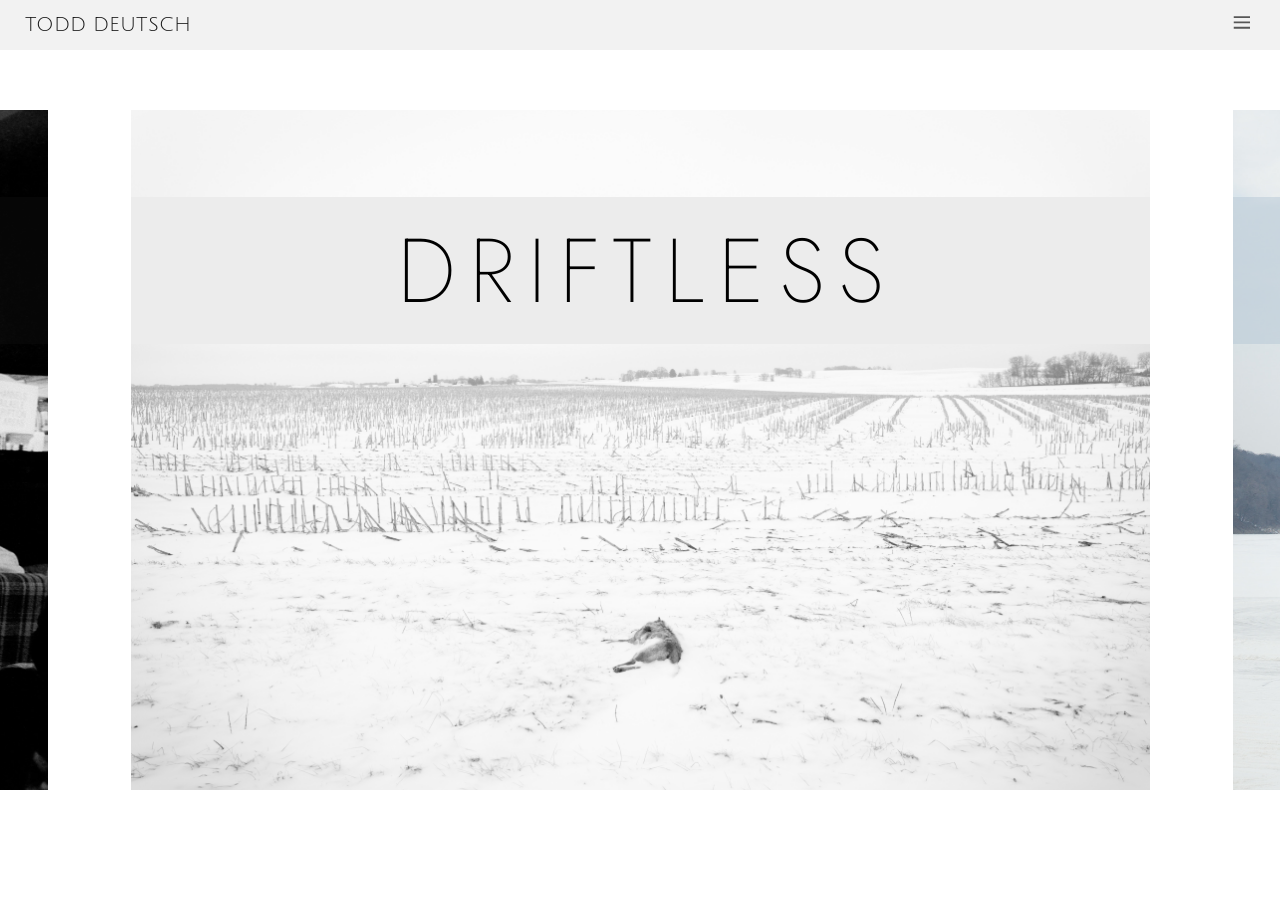
<file: index.html>
<!doctype html>
<html lang="en">
<head>
  <meta charset="utf-8">
  <meta name="viewport" content="width=device-width, initial-scale=1">
  <title>Todd Deutsch</title>
  <link rel="preconnect" href="https://fonts.googleapis.com">
  <link rel="preconnect" href="https://fonts.gstatic.com" crossorigin>
  <link href="https://fonts.googleapis.com/css2?family=Jost:wght@200&family=Julius+Sans+One&display=swap" rel="stylesheet">
  <link rel="stylesheet" href="styles.css">
  <script src="menu.js" defer></script>
  <script src="hscroll.js" defer></script>
  <script src="loop.js" defer></script>
  <script src="edges.js" defer></script>
</head>
<body class="h-layout">
  <header class="bar">
    <a class="wordmark" href="index.html">Todd Deutsch</a>
    <button class="menu-btn" type="button" aria-label="Open menu" aria-expanded="false" aria-controls="header-menu">
      <img src="assets/menu-header.svg" width="40" height="40" alt="">
    </button>
    <nav class="menu" id="header-menu" aria-label="Site" hidden>
        <a href="index.html" aria-current="page">Home</a>
        <a href="driftless.html">Driftless</a>
        <a href="between-rivers.html">Between rivers</a>
        <a href="gamers.html">gamers</a>
        <a href="family-drift.html">Family drift</a>
        <a href="related-ideas.html">related ideas</a>
        <a href="about.html">about</a>
    </nav>
  </header>

  <main class="projects" tabindex="0" aria-label="Projects">
    <a class="project project--landing" href="driftless.html" id="driftless" style="--band-bg: #ececec; --title-color: #000;">
      <img src="assets/driftless.jpg" alt="Snow-covered field with a lone figure">
      <span class="band"><span class="title">Driftless</span></span>
    </a>

    <a class="project" href="between-rivers.html" id="between-rivers" style="--band-bg: rgba(181, 199, 214, 0.5); --title-color: #000;">
      <img src="assets/between-rivers.jpg?v=2" alt="Ice fishers gathered on a frozen river">
      <span class="band"><span class="title">Between Rivers</span></span>
    </a>

    <a class="project" href="gamers.html" id="gamers" style="--band-bg: rgba(30, 29, 37, 0.69); --title-color: #fff;">
      <img src="assets/gamers.jpg?v=2" alt="Network cables spread across a LAN party floor">
      <span class="band"><span class="title">Gamers</span></span>
    </a>

    <a class="project" href="family-drift.html" id="family-drift" style="--band-bg: rgba(255, 255, 255, 0.49); --title-color: #000;">
      <img src="assets/family-drift.jpg?v=2" alt="Foggy backyard with scattered toys">
      <span class="band"><span class="title">Family Drift</span></span>
    </a>

    <a class="project" href="related-ideas.html" id="related-ideas" style="--band-bg: rgba(11, 11, 11, 0.6); --title-color: #fff;">
      <img src="assets/related-ideas.jpg?v=2" alt="Group of people leaning over a counter, in black and white">
      <span class="band"><span class="title">Related Ideas</span></span>
    </a>
  </main>

  <footer class="bar">
    <a class="wordmark" href="index.html">Todd Deutsch</a>
    <button class="menu-btn" type="button" aria-label="Open menu" aria-expanded="false" aria-controls="footer-menu">
      <img src="assets/menu-header.svg" width="40" height="40" alt="">
    </button>
    <nav class="menu" id="footer-menu" aria-label="Site" hidden>
        <a href="index.html" aria-current="page">Home</a>
        <a href="driftless.html">Driftless</a>
        <a href="between-rivers.html">Between rivers</a>
        <a href="gamers.html">gamers</a>
        <a href="family-drift.html">Family drift</a>
        <a href="related-ideas.html">related ideas</a>
        <a href="about.html">about</a>
    </nav>
  </footer>
</body>
</html>
</file>
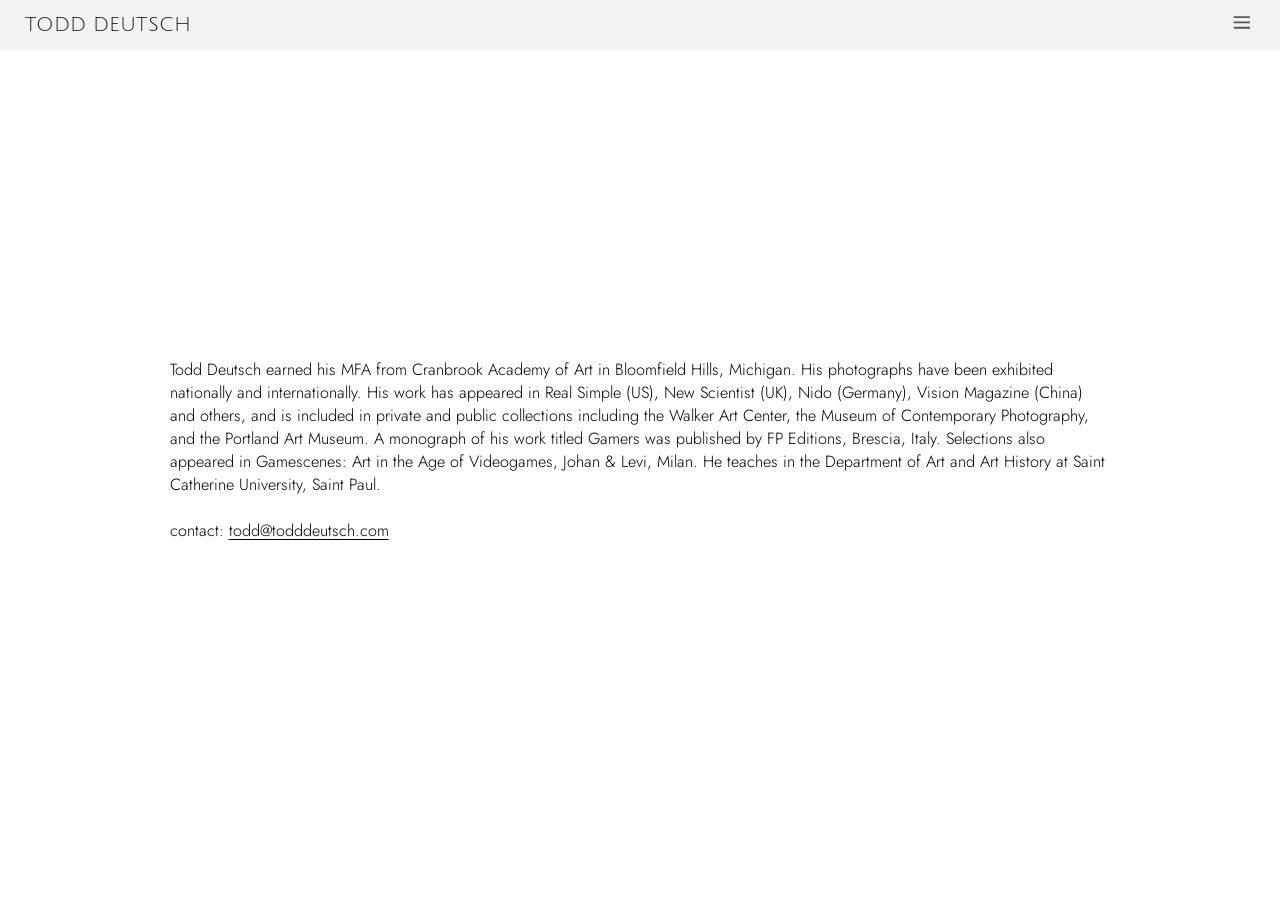
<file: about.html>
<!doctype html>
<html lang="en">
<head>
  <meta charset="utf-8">
  <meta name="viewport" content="width=device-width, initial-scale=1">
  <title>About — Todd Deutsch</title>
  <link rel="preconnect" href="https://fonts.googleapis.com">
  <link rel="preconnect" href="https://fonts.gstatic.com" crossorigin>
  <link href="https://fonts.googleapis.com/css2?family=Jost:wght@300&family=Julius+Sans+One&display=swap" rel="stylesheet">
  <link rel="stylesheet" href="styles.css">
  <script src="menu.js" defer></script>
  <script src="hscroll.js" defer></script>
</head>
<body class="h-layout">
  <header class="bar">
    <a class="wordmark" href="index.html">Todd Deutsch</a>
    <button class="menu-btn" type="button" aria-label="Open menu" aria-expanded="false" aria-controls="header-menu">
      <img src="assets/menu-header.svg" width="40" height="40" alt="">
    </button>
    <nav class="menu" id="header-menu" aria-label="Site" hidden>
        <a href="index.html">Home</a>
        <a href="between-rivers.html">Between rivers</a>
        <a href="gamers.html">gamers</a>
        <a href="family-drift.html">Family drift</a>
        <a href="related-ideas.html">related ideas</a>
        <a href="about.html" aria-current="page">about</a>
    </nav>
  </header>

  <main class="about" tabindex="0">
    <div class="about-bio">
      <p>Todd Deutsch earned his MFA from Cranbrook Academy of Art in Bloomfield Hills, Michigan. His photographs have been exhibited nationally and internationally. His work has appeared in Real Simple (US), New Scientist (UK), Nido (Germany), Vision Magazine (China) and others, and is included in private and public collections including the Walker Art Center, the Museum of Contemporary Photography, and the Portland Art Museum. A monograph of his work titled Gamers was published by FP Editions, Brescia, Italy. Selections also appeared in Gamescenes: Art in the Age of Videogames, Johan &amp; Levi, Milan. He teaches in the Department of Art and Art History at Saint Catherine University, Saint Paul.</p>
    </div>
    <div class="about-notes">
      <p>contact: <a href="mailto:todd@todddeutsch.com">todd@todddeutsch.com</a></p>
    </div>
  </main>

  <footer class="bar">
    <a class="wordmark" href="index.html">Todd Deutsch</a>
    <button class="menu-btn" type="button" aria-label="Open menu" aria-expanded="false" aria-controls="footer-menu">
      <img src="assets/menu-header.svg" width="40" height="40" alt="">
    </button>
    <nav class="menu" id="footer-menu" aria-label="Site" hidden>
        <a href="index.html">Home</a>
        <a href="between-rivers.html">Between rivers</a>
        <a href="gamers.html">gamers</a>
        <a href="family-drift.html">Family drift</a>
        <a href="related-ideas.html">related ideas</a>
        <a href="about.html" aria-current="page">about</a>
    </nav>
  </footer>
</body>
</html>
</file>
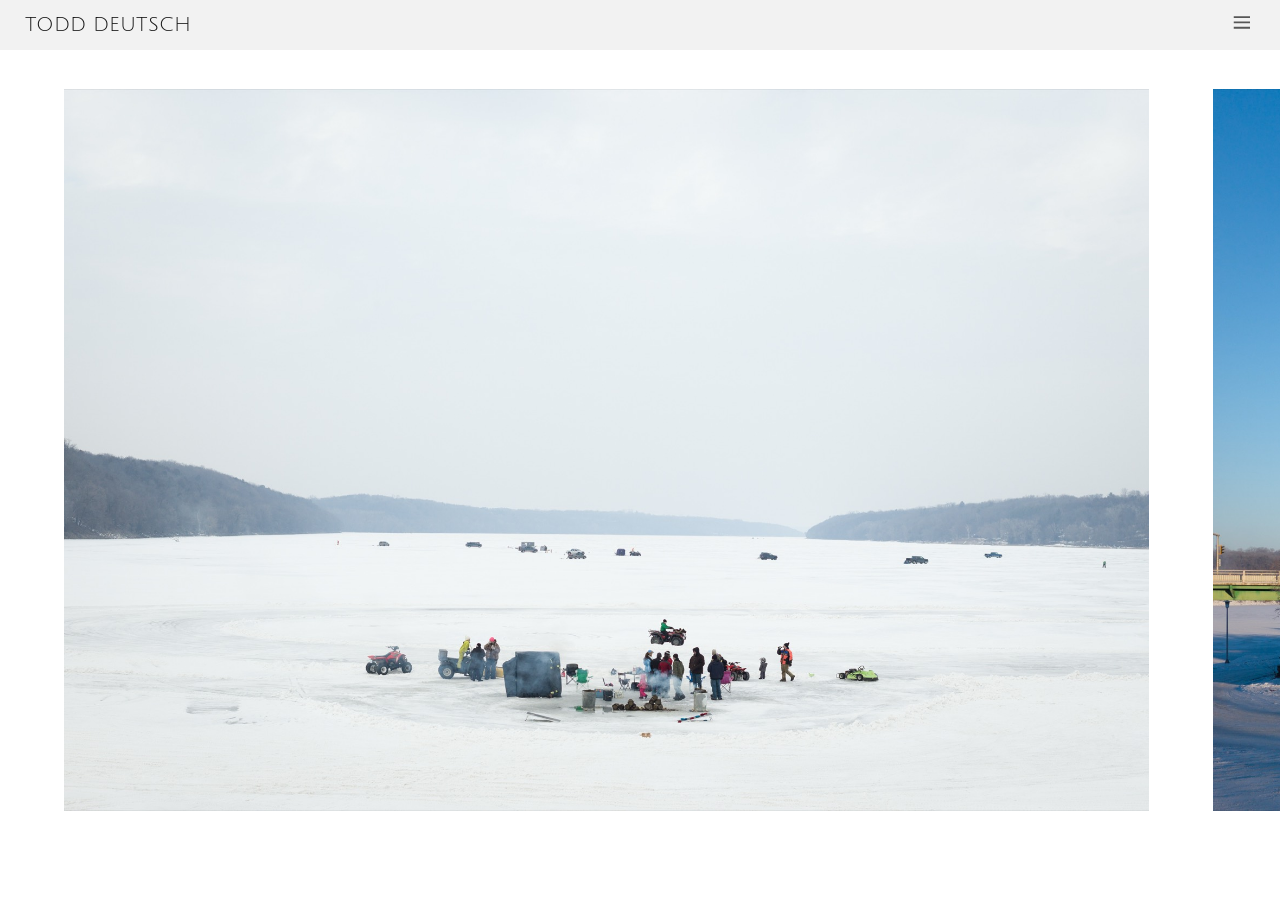
<file: between-rivers.html>
<!doctype html>
<html lang="en">
<head>
  <meta charset="utf-8">
  <meta name="viewport" content="width=device-width, initial-scale=1">
  <title>Between Rivers — Todd Deutsch</title>
  <link rel="preconnect" href="https://fonts.googleapis.com">
  <link rel="preconnect" href="https://fonts.gstatic.com" crossorigin>
  <link href="https://fonts.googleapis.com/css2?family=Jost:ital,wght@0,200;0,300;0,700;1,300&family=Julius+Sans+One&display=swap" rel="stylesheet">
  <link rel="stylesheet" href="styles.css">
  <script src="menu.js" defer></script>
  <script src="hscroll.js" defer></script>
  <script src="loop.js" defer></script>
  <script src="edges.js" defer></script>
</head>
<body class="h-layout">
  <header class="bar">
    <a class="wordmark" href="index.html">Todd Deutsch</a>
    <button class="menu-btn" type="button" aria-label="Open menu" aria-expanded="false" aria-controls="header-menu">
      <img src="assets/menu-header.svg" width="40" height="40" alt="">
    </button>
    <nav class="menu" id="header-menu" aria-label="Site" hidden>
        <a href="index.html">Home</a>
        <a href="driftless.html">Driftless</a>
        <a href="between-rivers.html" aria-current="page">Between rivers</a>
        <a href="gamers.html">gamers</a>
        <a href="family-drift.html">Family drift</a>
        <a href="related-ideas.html">related ideas</a>
        <a href="about.html">about</a>
    </nav>
  </header>

  <main class="gallery" tabindex="0" aria-label="Gallery" style="--plate-bg: #b7c3d1; --statement-bg: #fff; --band-bg: #b6c5d4; --title-color: #000;">
    <img class="plate photo" src="assets/between-rivers/020715_1010487_ff-edit-01.jpg" width="2000" height="1331" style="--ar: 2000 / 1331" alt="Between Rivers, photograph 1" loading="lazy" decoding="async">
    <img class="plate photo" src="assets/between-rivers/011315_1009706_ff-edit-01.jpg" width="2000" height="1331" style="--ar: 2000 / 1331" alt="Between Rivers, photograph 2" loading="lazy" decoding="async">
    <img class="plate photo" src="assets/between-rivers/012815_1010160_ff-edit-01.jpg" width="2000" height="1331" style="--ar: 2000 / 1331" alt="Between Rivers, photograph 3" loading="lazy" decoding="async">
    <img class="plate photo" src="assets/between-rivers/011515_2470-edit-01.jpg" width="2000" height="1328" style="--ar: 2000 / 1328" alt="Between Rivers, photograph 4" loading="lazy" decoding="async">
    <img class="plate photo" src="assets/between-rivers/053016_1013034.jpg" width="2000" height="1331" style="--ar: 2000 / 1331" alt="Between Rivers, photograph 5" loading="lazy" decoding="async">
    <img class="plate photo" src="assets/between-rivers/012015_1009813-edit-01.jpg" width="1331" height="2000" style="--ar: 1331 / 2000" alt="Between Rivers, photograph 6" loading="lazy" decoding="async">
    <img class="plate photo" src="assets/between-rivers/031115_1011037_ff-edit-1.jpg" width="1331" height="2000" style="--ar: 1331 / 2000" alt="Between Rivers, photograph 7" loading="lazy" decoding="async">
    <img class="plate photo" src="assets/between-rivers/033115_1011198_ff-edit-1.jpg" width="2000" height="1331" style="--ar: 2000 / 1331" alt="Between Rivers, photograph 8" loading="lazy" decoding="async">
    <img class="plate photo" src="assets/between-rivers/060815_1011861-edit-1.jpg" width="2000" height="1331" style="--ar: 2000 / 1331" alt="Between Rivers, photograph 9" loading="lazy" decoding="async">
    <img class="plate photo" src="assets/between-rivers/053116_1013127.jpg" width="1331" height="2000" style="--ar: 1331 / 2000" alt="Between Rivers, photograph 10" loading="lazy" decoding="async">
    <img class="plate photo" src="assets/between-rivers/031715_1011078_ff-edit-1.jpg" width="1331" height="2000" style="--ar: 1331 / 2000" alt="Between Rivers, photograph 11" loading="lazy" decoding="async">
    <img class="plate photo" src="assets/between-rivers/020715_1010475_ff-edit-01.jpg" width="1331" height="2000" style="--ar: 1331 / 2000" alt="Between Rivers, photograph 12" loading="lazy" decoding="async">
    <img class="plate photo" src="assets/between-rivers/010815_1009571-edit-01.jpg" width="1355" height="2000" style="--ar: 1355 / 2000" alt="Between Rivers, photograph 13" loading="lazy" decoding="async">
    <img class="plate photo" src="assets/between-rivers/010815_1009549-edit-01-2.jpg" width="1331" height="2000" style="--ar: 1331 / 2000" alt="Between Rivers, photograph 14" loading="lazy" decoding="async">
    <img class="plate photo" src="assets/between-rivers/061015_1011877-edit-1.jpg" width="1331" height="2000" style="--ar: 1331 / 2000" alt="Between Rivers, photograph 15" loading="lazy" decoding="async">
    <img class="plate photo" src="assets/between-rivers/090514_1008576-edit-01.jpg" width="1331" height="2000" style="--ar: 1331 / 2000" alt="Between Rivers, photograph 16" loading="lazy" decoding="async">
    <img class="plate photo" src="assets/between-rivers/063014_1008310-edit-01.jpg" width="1331" height="2000" style="--ar: 1331 / 2000" alt="Between Rivers, photograph 17" loading="lazy" decoding="async">
    <img class="plate photo" src="assets/between-rivers/033115_1011197_ff-edit-1.jpg" width="2000" height="1331" style="--ar: 2000 / 1331" alt="Between Rivers, photograph 18" loading="lazy" decoding="async">
    <img class="plate photo" src="assets/between-rivers/011315_1009717_ff-edit-01.jpg" width="2000" height="1331" style="--ar: 2000 / 1331" alt="Between Rivers, photograph 19" loading="lazy" decoding="async">
    <img class="plate photo" src="assets/between-rivers/011315_1009692_ff-edit-01.jpg" width="2000" height="1331" style="--ar: 2000 / 1331" alt="Between Rivers, photograph 20" loading="lazy" decoding="async">

    <section class="plate statement">
      <h1 class="statement-band"><span class="title">Between Rivers</span></h1>
      <div class="statement-text">
        <p>Between Rivers is about place and belonging at the confluence of the Mississippi and the St. Croix. The city of Prescott, Wisconsin, is located where the two rivers converge. I moved there in 2007, and I still feel like a visitor. Like many small towns, there is a soft line dividing those who were born there from those who were not. Their experience of the place is much different -- for better or for worse -- than those of us who are considered recent arrivals. A constellation of common family names identifies lifelong residents. They are linked by birth, marriage, and community affiliations that form an umbrella of kinship and shared experience. They inherited a web of connections that shape their understanding of the place in ways that I will never fully comprehend.</p>
        <p class="new-stanza">The geography surrounding Prescott is characterized by separation, a necessary precursor to convergence. A drawbridge provides the only route into town from the West and marks the border between Minnesota and Wisconsin. The road leading to the bridge runs along Point Douglas, a narrow finger of land that funnels traffic between the rivers. It’s hard to travel that route and not feel a sense of compression and release, of coming together and breaking apart. I understand the place as a parade of quietly opposing forces: young and old, red and blue, insider and outsider, water and ground. These photographs are motivated by a desire to reconcile the tension in opposition, to find belonging in not belonging. They are a record of inhabiting shared space, of reaching out and wandering.</p>
      </div>
    </section>
  </main>

  <footer class="bar">
    <a class="wordmark" href="index.html">Todd Deutsch</a>
    <button class="menu-btn" type="button" aria-label="Open menu" aria-expanded="false" aria-controls="footer-menu">
      <img src="assets/menu-header.svg" width="40" height="40" alt="">
    </button>
    <nav class="menu" id="footer-menu" aria-label="Site" hidden>
        <a href="index.html">Home</a>
        <a href="driftless.html">Driftless</a>
        <a href="between-rivers.html" aria-current="page">Between rivers</a>
        <a href="gamers.html">gamers</a>
        <a href="family-drift.html">Family drift</a>
        <a href="related-ideas.html">related ideas</a>
        <a href="about.html">about</a>
    </nav>
  </footer>
</body>
</html>
</file>
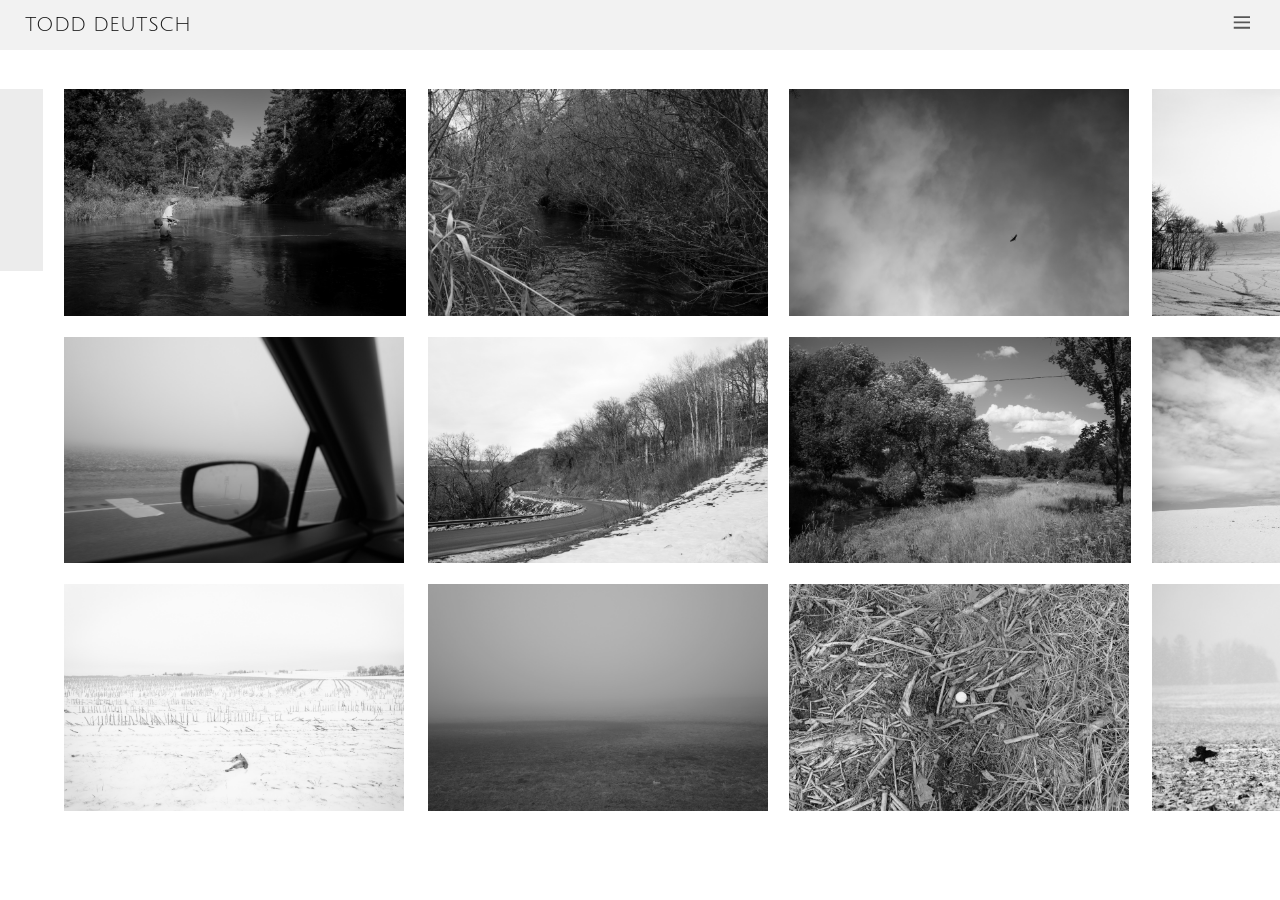
<file: driftless-grid.html>
<!doctype html>
<html lang="en">
<head>
  <meta charset="utf-8">
  <meta name="viewport" content="width=device-width, initial-scale=1">
  <title>Driftless — Todd Deutsch</title>
  <meta name="robots" content="noindex">
  <link rel="preconnect" href="https://fonts.googleapis.com">
  <link rel="preconnect" href="https://fonts.gstatic.com" crossorigin>
  <link href="https://fonts.googleapis.com/css2?family=Jost:ital,wght@0,200;0,300;0,700;1,300&family=Julius+Sans+One&display=swap" rel="stylesheet">
  <link rel="stylesheet" href="styles.css">
  <link rel="stylesheet" href="grid.css">
  <script src="menu.js" defer></script>
  <script src="hscroll.js" defer></script>
  <script src="loop.js" defer></script>
  <script src="edges.js" defer></script>
  <script src="grid.js" defer></script>
  <script src="lightbox.js" defer></script>
</head>
<body class="h-layout">
  <header class="bar">
    <a class="wordmark" href="index.html">Todd Deutsch</a>
    <button class="menu-btn" type="button" aria-label="Open menu" aria-expanded="false" aria-controls="header-menu">
      <img src="assets/menu-header.svg" width="40" height="40" alt="">
    </button>
    <nav class="menu" id="header-menu" aria-label="Site" hidden>
        <a href="index.html">Home</a>
        <a href="driftless.html">Driftless</a>
        <a href="between-rivers.html">Between rivers</a>
        <a href="gamers.html">gamers</a>
        <a href="family-drift.html">Family drift</a>
        <a href="related-ideas.html">related ideas</a>
        <a href="about.html">about</a>
    </nav>
  </header>

  <main class="gallery grid" tabindex="0" aria-label="Gallery" style="--plate-bg: #d2d2d2; --statement-bg: #fff; --band-bg: #ececec; --title-color: #000;">
    <img class="plate photo" src="assets/driftless/083024_1007116.jpg" width="2000" height="1322" style="--ar: 2000 / 1322; --grid-row: 1" alt="Driftless, photograph 1" loading="lazy" decoding="async">
    <img class="plate photo" src="assets/driftless/100525_02690.jpg" width="2000" height="1333" style="--ar: 2000 / 1333; --grid-row: 1" alt="Driftless, photograph 2" loading="lazy" decoding="async">
    <img class="plate photo" src="assets/driftless/030426_0000957.jpg" width="2000" height="1333" style="--ar: 2000 / 1333; --grid-row: 1" alt="Driftless, photograph 3" loading="lazy" decoding="async">
    <img class="plate photo" src="assets/driftless/010526_04730.jpg" width="2000" height="1333" style="--ar: 2000 / 1333; --grid-row: 1" alt="Driftless, photograph 4" loading="lazy" decoding="async">
    <img class="plate photo" src="assets/driftless/030426_0000769.jpg" width="2000" height="1333" style="--ar: 2000 / 1333; --grid-row: 1" alt="Driftless, photograph 5" loading="lazy" decoding="async">
    <img class="plate photo" src="assets/driftless/080324_1006630.jpg" width="2000" height="1322" style="--ar: 2000 / 1322; --grid-row: 1" alt="Driftless, photograph 6" loading="lazy" decoding="async">
    <img class="plate photo" src="assets/driftless/010526_04723.jpg" width="2000" height="1333" style="--ar: 2000 / 1333; --grid-row: 1" alt="Driftless, photograph 7" loading="lazy" decoding="async">
    <img class="plate photo" src="assets/driftless/030926_0001434.jpg" width="2000" height="1333" style="--ar: 2000 / 1333; --grid-row: 1" alt="Driftless, photograph 8" loading="lazy" decoding="async">
    <img class="plate photo" src="assets/driftless/030926_0001417.jpg" width="2000" height="1333" style="--ar: 2000 / 1333; --grid-row: 1" alt="Driftless, photograph 9" loading="lazy" decoding="async">
    <img class="plate photo" src="assets/driftless/030426_0000782.jpg" width="2000" height="1333" style="--ar: 2000 / 1333; --grid-row: 2" alt="Driftless, photograph 10" loading="lazy" decoding="async">
    <img class="plate photo" src="assets/driftless/011326_05185.jpg" width="2000" height="1333" style="--ar: 2000 / 1333; --grid-row: 2" alt="Driftless, photograph 11" loading="lazy" decoding="async">
    <img class="plate photo" src="assets/driftless/070324_1006113.jpg" width="2000" height="1322" style="--ar: 2000 / 1322; --grid-row: 2" alt="Driftless, photograph 12" loading="lazy" decoding="async">
    <img class="plate photo" src="assets/driftless/011326_05172.jpg" width="2000" height="1333" style="--ar: 2000 / 1333; --grid-row: 2" alt="Driftless, photograph 13" loading="lazy" decoding="async">
    <img class="plate photo" src="assets/driftless/012826_05943.jpg" width="2000" height="1333" style="--ar: 2000 / 1333; --grid-row: 2" alt="Driftless, photograph 14" loading="lazy" decoding="async">
    <img class="plate photo" src="assets/driftless/021326_0000490.jpg" width="2000" height="1333" style="--ar: 2000 / 1333; --grid-row: 2" alt="Driftless, photograph 15" loading="lazy" decoding="async">
    <img class="plate photo" src="assets/driftless/012126_05305.jpg" width="2000" height="1333" style="--ar: 2000 / 1333; --grid-row: 2" alt="Driftless, photograph 16" loading="lazy" decoding="async">
    <img class="plate photo" src="assets/driftless/012126_05391.jpg" width="2000" height="1333" style="--ar: 2000 / 1333; --grid-row: 2" alt="Driftless, photograph 17" loading="lazy" decoding="async">
    <img class="plate photo" src="assets/driftless/030426_0000840.jpg" width="2000" height="1333" style="--ar: 2000 / 1333; --grid-row: 2" alt="Driftless, photograph 18" loading="lazy" decoding="async">
    <img class="plate photo" src="assets/driftless/020526_0000246.jpg" width="2000" height="1333" style="--ar: 2000 / 1333; --grid-row: 3" alt="Driftless, photograph 19" loading="lazy" decoding="async">
    <img class="plate photo" src="assets/driftless/030426_0000770.jpg" width="2000" height="1333" style="--ar: 2000 / 1333; --grid-row: 3" alt="Driftless, photograph 20" loading="lazy" decoding="async">
    <img class="plate photo" src="assets/driftless/032426_06138.jpg" width="2000" height="1333" style="--ar: 2000 / 1333; --grid-row: 3" alt="Driftless, photograph 21" loading="lazy" decoding="async">
    <img class="plate photo" src="assets/driftless/012126_05474.jpg" width="2000" height="1333" style="--ar: 2000 / 1333; --grid-row: 3" alt="Driftless, photograph 22" loading="lazy" decoding="async">
    <img class="plate photo" src="assets/driftless/071824_1006308.jpg" width="2000" height="1322" style="--ar: 2000 / 1322; --grid-row: 3" alt="Driftless, photograph 23" loading="lazy" decoding="async">
    <img class="plate photo" src="assets/driftless/022726_0000684.jpg" width="2000" height="1333" style="--ar: 2000 / 1333; --grid-row: 3" alt="Driftless, photograph 24" loading="lazy" decoding="async">
    <img class="plate photo" src="assets/driftless/100525_02747.jpg" width="2000" height="1333" style="--ar: 2000 / 1333; --grid-row: 3" alt="Driftless, photograph 25" loading="lazy" decoding="async">
    <img class="plate photo" src="assets/driftless/032526_0001804.jpg" width="2000" height="1333" style="--ar: 2000 / 1333; --grid-row: 3" alt="Driftless, photograph 26" loading="lazy" decoding="async">
    <img class="plate photo" src="assets/driftless/100525_02718.jpg" width="2000" height="1333" style="--ar: 2000 / 1333; --grid-row: 3" alt="Driftless, photograph 27" loading="lazy" decoding="async">

    <section class="plate statement">
      <h1 class="statement-band"><span class="title">Driftless</span></h1>
      <div class="statement-text">
        <p>Lorem ipsum dolor sit amet consectetur. Ut amet nisi metus posuere euismod a lectus. Sollicitudin scelerisque nascetur venenatis at malesuada id. Faucibus sed porta semper neque tellus nulla. Egestas imperdiet vitae amet tellus mauris. Aenean egestas malesuada nunc dui lobortis dictum blandit lacus. A ac sed mus neque venenatis ullamcorper praesent.</p>
        <p>Faucibus consectetur vulputate vitae natoque vulputate ante nulla cursus id. Vulputate consectetur eget odio et eu faucibus duis. Risus morbi donec magnis tortor enim ullamcorper odio quisque etiam. Sit convallis sodales purus et leo. Malesuada ipsum amet pulvinar et in ut.</p>
        <p class="new-stanza">Ligula diam duis in lorem. Tellus tincidunt vitae turpis integer aliquam non lectus viverra commodo. Lectus sagittis massa id arcu consectetur tempus netus felis. Mauris sollicitudin nunc nullam interdum a viverra sagittis lectus consectetur. Urna sit nunc etiam facilisis. Cursus diam sit fames viverra. Tempus tristique massa convallis nulla vitae vestibulum nec cursus. Donec cras lorem et volutpat bibendum pharetra ante lobortis imperdiet. Turpis mi donec rhoncus sem. Egestas nec purus consectetur in sociis malesuada nunc.</p>
        <p class="new-stanza">Arcu posuere consequat orci lectus elementum nascetur dignissim sed. Mi nunc turpis eget risus vitae tellus semper. Nunc vulputate viverra neque posuere nam pulvinar sociis. Malesuada tempus porttitor auctor ultrices venenatis. Neque amet fames condimentum maecenas. Volutpat vitae et egestas a enim eu. In sed augue viverra ipsum turpis scelerisque nibh. Tellus urna amet porttitor in. Tellus massa scelerisque arcu cursus. Nibh donec dui orci feugiat facilisi gravida. Pulvinar lectus eu nunc aenean nec leo nulla. Amet dictum mauris risus tortor sit.</p>
        <p class="new-stanza">Et quam nisi elit diam. Turpis facilisis iaculis eget dictum eros nunc id vel diam. Morbi quis mattis interdum bibendum. Massa molestie feugiat imperdiet porttitor potenti porttitor nibh. In.</p>
      </div>
    </section>
  </main>

  <footer class="bar">
    <a class="wordmark" href="index.html">Todd Deutsch</a>
    <button class="menu-btn" type="button" aria-label="Open menu" aria-expanded="false" aria-controls="footer-menu">
      <img src="assets/menu-header.svg" width="40" height="40" alt="">
    </button>
    <nav class="menu" id="footer-menu" aria-label="Site" hidden>
        <a href="index.html">Home</a>
        <a href="driftless.html">Driftless</a>
        <a href="between-rivers.html">Between rivers</a>
        <a href="gamers.html">gamers</a>
        <a href="family-drift.html">Family drift</a>
        <a href="related-ideas.html">related ideas</a>
        <a href="about.html">about</a>
    </nav>
  </footer>
</body>
</html>
</file>
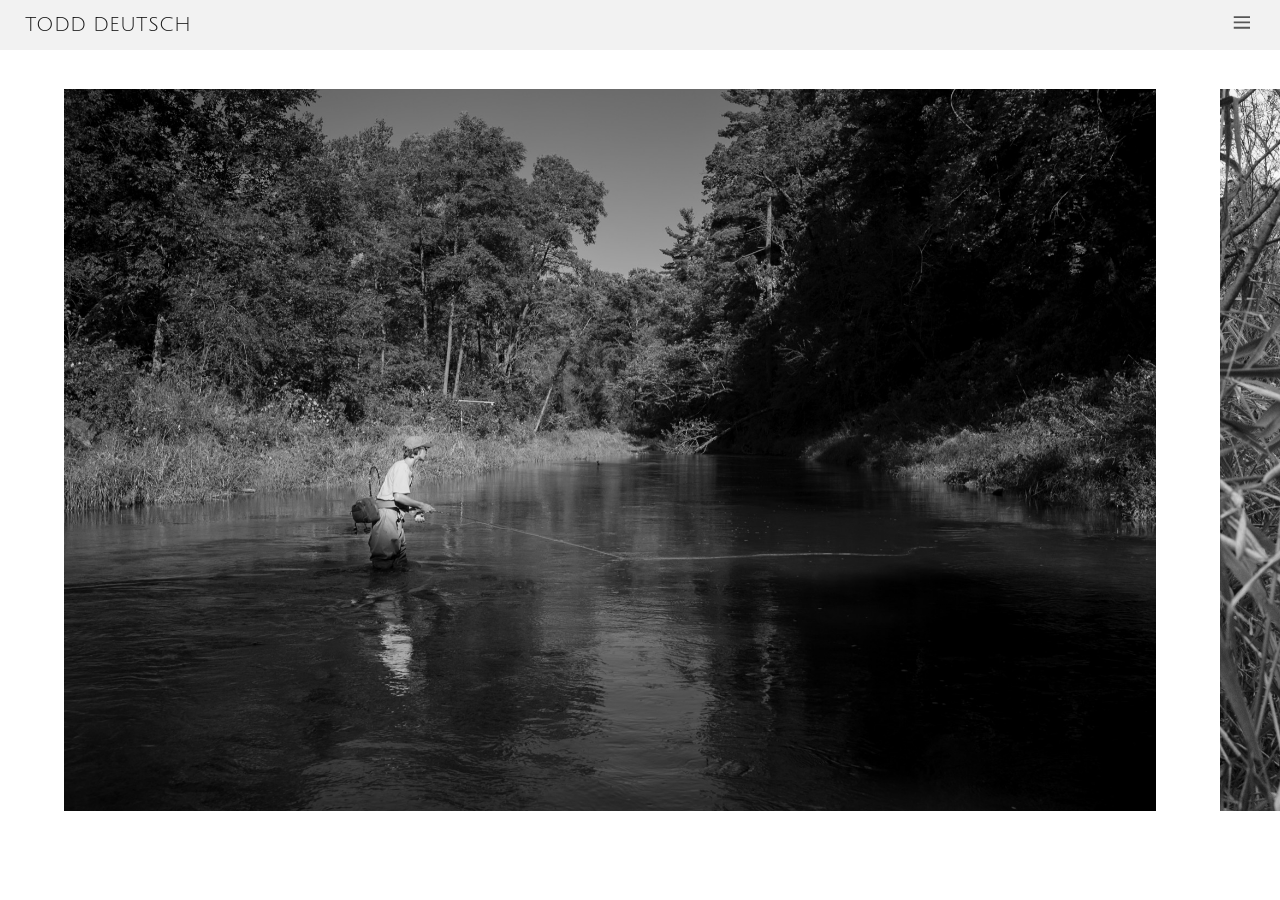
<file: driftless.html>
<!doctype html>
<html lang="en">
<head>
  <meta charset="utf-8">
  <meta name="viewport" content="width=device-width, initial-scale=1">
  <title>Driftless — Todd Deutsch</title>
  <link rel="preconnect" href="https://fonts.googleapis.com">
  <link rel="preconnect" href="https://fonts.gstatic.com" crossorigin>
  <link href="https://fonts.googleapis.com/css2?family=Jost:ital,wght@0,200;0,300;0,700;1,300&family=Julius+Sans+One&display=swap" rel="stylesheet">
  <link rel="stylesheet" href="styles.css">
  <script src="menu.js" defer></script>
  <script src="hscroll.js" defer></script>
  <script src="loop.js" defer></script>
  <script src="edges.js" defer></script>
</head>
<body class="h-layout">
  <header class="bar">
    <a class="wordmark" href="index.html">Todd Deutsch</a>
    <button class="menu-btn" type="button" aria-label="Open menu" aria-expanded="false" aria-controls="header-menu">
      <img src="assets/menu-header.svg" width="40" height="40" alt="">
    </button>
    <nav class="menu" id="header-menu" aria-label="Site" hidden>
        <a href="index.html">Home</a>
        <a href="driftless.html" aria-current="page">Driftless</a>
        <a href="between-rivers.html">Between rivers</a>
        <a href="gamers.html">gamers</a>
        <a href="family-drift.html">Family drift</a>
        <a href="related-ideas.html">related ideas</a>
        <a href="about.html">about</a>
    </nav>
  </header>

  <main class="gallery" tabindex="0" aria-label="Gallery" style="--plate-bg: #d2d2d2; --statement-bg: #fff; --band-bg: #ececec; --title-color: #000;">
    <img class="plate photo" src="assets/driftless/083024_1007116.jpg" width="2000" height="1322" style="--ar: 2000 / 1322" alt="Driftless, photograph 1" loading="lazy" decoding="async">
    <img class="plate photo" src="assets/driftless/100525_02690.jpg" width="2000" height="1333" style="--ar: 2000 / 1333" alt="Driftless, photograph 2" loading="lazy" decoding="async">
    <img class="plate photo" src="assets/driftless/030426_0000957.jpg" width="2000" height="1333" style="--ar: 2000 / 1333" alt="Driftless, photograph 3" loading="lazy" decoding="async">
    <img class="plate photo" src="assets/driftless/010526_04730.jpg" width="2000" height="1333" style="--ar: 2000 / 1333" alt="Driftless, photograph 4" loading="lazy" decoding="async">
    <img class="plate photo" src="assets/driftless/030426_0000769.jpg" width="2000" height="1333" style="--ar: 2000 / 1333" alt="Driftless, photograph 5" loading="lazy" decoding="async">
    <img class="plate photo" src="assets/driftless/080324_1006630.jpg" width="2000" height="1322" style="--ar: 2000 / 1322" alt="Driftless, photograph 6" loading="lazy" decoding="async">
    <img class="plate photo" src="assets/driftless/010526_04723.jpg" width="2000" height="1333" style="--ar: 2000 / 1333" alt="Driftless, photograph 7" loading="lazy" decoding="async">
    <img class="plate photo" src="assets/driftless/030926_0001434.jpg" width="2000" height="1333" style="--ar: 2000 / 1333" alt="Driftless, photograph 8" loading="lazy" decoding="async">
    <img class="plate photo" src="assets/driftless/030926_0001417.jpg" width="2000" height="1333" style="--ar: 2000 / 1333" alt="Driftless, photograph 9" loading="lazy" decoding="async">
    <img class="plate photo" src="assets/driftless/030426_0000782.jpg" width="2000" height="1333" style="--ar: 2000 / 1333" alt="Driftless, photograph 10" loading="lazy" decoding="async">
    <img class="plate photo" src="assets/driftless/011326_05185.jpg" width="2000" height="1333" style="--ar: 2000 / 1333" alt="Driftless, photograph 11" loading="lazy" decoding="async">
    <img class="plate photo" src="assets/driftless/070324_1006113.jpg" width="2000" height="1322" style="--ar: 2000 / 1322" alt="Driftless, photograph 12" loading="lazy" decoding="async">
    <img class="plate photo" src="assets/driftless/011326_05172.jpg" width="2000" height="1333" style="--ar: 2000 / 1333" alt="Driftless, photograph 13" loading="lazy" decoding="async">
    <img class="plate photo" src="assets/driftless/012826_05943.jpg" width="2000" height="1333" style="--ar: 2000 / 1333" alt="Driftless, photograph 14" loading="lazy" decoding="async">
    <img class="plate photo" src="assets/driftless/021326_0000490.jpg" width="2000" height="1333" style="--ar: 2000 / 1333" alt="Driftless, photograph 15" loading="lazy" decoding="async">
    <img class="plate photo" src="assets/driftless/012126_05305.jpg" width="2000" height="1333" style="--ar: 2000 / 1333" alt="Driftless, photograph 16" loading="lazy" decoding="async">
    <img class="plate photo" src="assets/driftless/012126_05391.jpg" width="2000" height="1333" style="--ar: 2000 / 1333" alt="Driftless, photograph 17" loading="lazy" decoding="async">
    <img class="plate photo" src="assets/driftless/030426_0000840.jpg" width="2000" height="1333" style="--ar: 2000 / 1333" alt="Driftless, photograph 18" loading="lazy" decoding="async">
    <img class="plate photo" src="assets/driftless/020526_0000246.jpg" width="2000" height="1333" style="--ar: 2000 / 1333" alt="Driftless, photograph 19" loading="lazy" decoding="async">
    <img class="plate photo" src="assets/driftless/030426_0000770.jpg" width="2000" height="1333" style="--ar: 2000 / 1333" alt="Driftless, photograph 20" loading="lazy" decoding="async">
    <img class="plate photo" src="assets/driftless/032426_06138.jpg" width="2000" height="1333" style="--ar: 2000 / 1333" alt="Driftless, photograph 21" loading="lazy" decoding="async">
    <img class="plate photo" src="assets/driftless/012126_05474.jpg" width="2000" height="1333" style="--ar: 2000 / 1333" alt="Driftless, photograph 22" loading="lazy" decoding="async">
    <img class="plate photo" src="assets/driftless/071824_1006308.jpg" width="2000" height="1322" style="--ar: 2000 / 1322" alt="Driftless, photograph 23" loading="lazy" decoding="async">
    <img class="plate photo" src="assets/driftless/022726_0000684.jpg" width="2000" height="1333" style="--ar: 2000 / 1333" alt="Driftless, photograph 24" loading="lazy" decoding="async">
    <img class="plate photo" src="assets/driftless/100525_02747.jpg" width="2000" height="1333" style="--ar: 2000 / 1333" alt="Driftless, photograph 25" loading="lazy" decoding="async">
    <img class="plate photo" src="assets/driftless/032526_0001804.jpg" width="2000" height="1333" style="--ar: 2000 / 1333" alt="Driftless, photograph 26" loading="lazy" decoding="async">
    <img class="plate photo" src="assets/driftless/100525_02718.jpg" width="2000" height="1333" style="--ar: 2000 / 1333" alt="Driftless, photograph 27" loading="lazy" decoding="async">

    <section class="plate statement">
      <h1 class="statement-band"><span class="title">Driftless</span></h1>
      <div class="statement-text">
        <p>Lorem ipsum dolor sit amet consectetur. Ut amet nisi metus posuere euismod a lectus. Sollicitudin scelerisque nascetur venenatis at malesuada id. Faucibus sed porta semper neque tellus nulla. Egestas imperdiet vitae amet tellus mauris. Aenean egestas malesuada nunc dui lobortis dictum blandit lacus. A ac sed mus neque venenatis ullamcorper praesent.</p>
        <p>Faucibus consectetur vulputate vitae natoque vulputate ante nulla cursus id. Vulputate consectetur eget odio et eu faucibus duis. Risus morbi donec magnis tortor enim ullamcorper odio quisque etiam. Sit convallis sodales purus et leo. Malesuada ipsum amet pulvinar et in ut.</p>
        <p class="new-stanza">Ligula diam duis in lorem. Tellus tincidunt vitae turpis integer aliquam non lectus viverra commodo. Lectus sagittis massa id arcu consectetur tempus netus felis. Mauris sollicitudin nunc nullam interdum a viverra sagittis lectus consectetur. Urna sit nunc etiam facilisis. Cursus diam sit fames viverra. Tempus tristique massa convallis nulla vitae vestibulum nec cursus. Donec cras lorem et volutpat bibendum pharetra ante lobortis imperdiet. Turpis mi donec rhoncus sem. Egestas nec purus consectetur in sociis malesuada nunc.</p>
        <p class="new-stanza">Arcu posuere consequat orci lectus elementum nascetur dignissim sed. Mi nunc turpis eget risus vitae tellus semper. Nunc vulputate viverra neque posuere nam pulvinar sociis. Malesuada tempus porttitor auctor ultrices venenatis. Neque amet fames condimentum maecenas. Volutpat vitae et egestas a enim eu. In sed augue viverra ipsum turpis scelerisque nibh. Tellus urna amet porttitor in. Tellus massa scelerisque arcu cursus. Nibh donec dui orci feugiat facilisi gravida. Pulvinar lectus eu nunc aenean nec leo nulla. Amet dictum mauris risus tortor sit.</p>
        <p class="new-stanza">Et quam nisi elit diam. Turpis facilisis iaculis eget dictum eros nunc id vel diam. Morbi quis mattis interdum bibendum. Massa molestie feugiat imperdiet porttitor potenti porttitor nibh. In.</p>
      </div>
    </section>
  </main>

  <footer class="bar">
    <a class="wordmark" href="index.html">Todd Deutsch</a>
    <button class="menu-btn" type="button" aria-label="Open menu" aria-expanded="false" aria-controls="footer-menu">
      <img src="assets/menu-header.svg" width="40" height="40" alt="">
    </button>
    <nav class="menu" id="footer-menu" aria-label="Site" hidden>
        <a href="index.html">Home</a>
        <a href="driftless.html" aria-current="page">Driftless</a>
        <a href="between-rivers.html">Between rivers</a>
        <a href="gamers.html">gamers</a>
        <a href="family-drift.html">Family drift</a>
        <a href="related-ideas.html">related ideas</a>
        <a href="about.html">about</a>
    </nav>
  </footer>
</body>
</html>
</file>
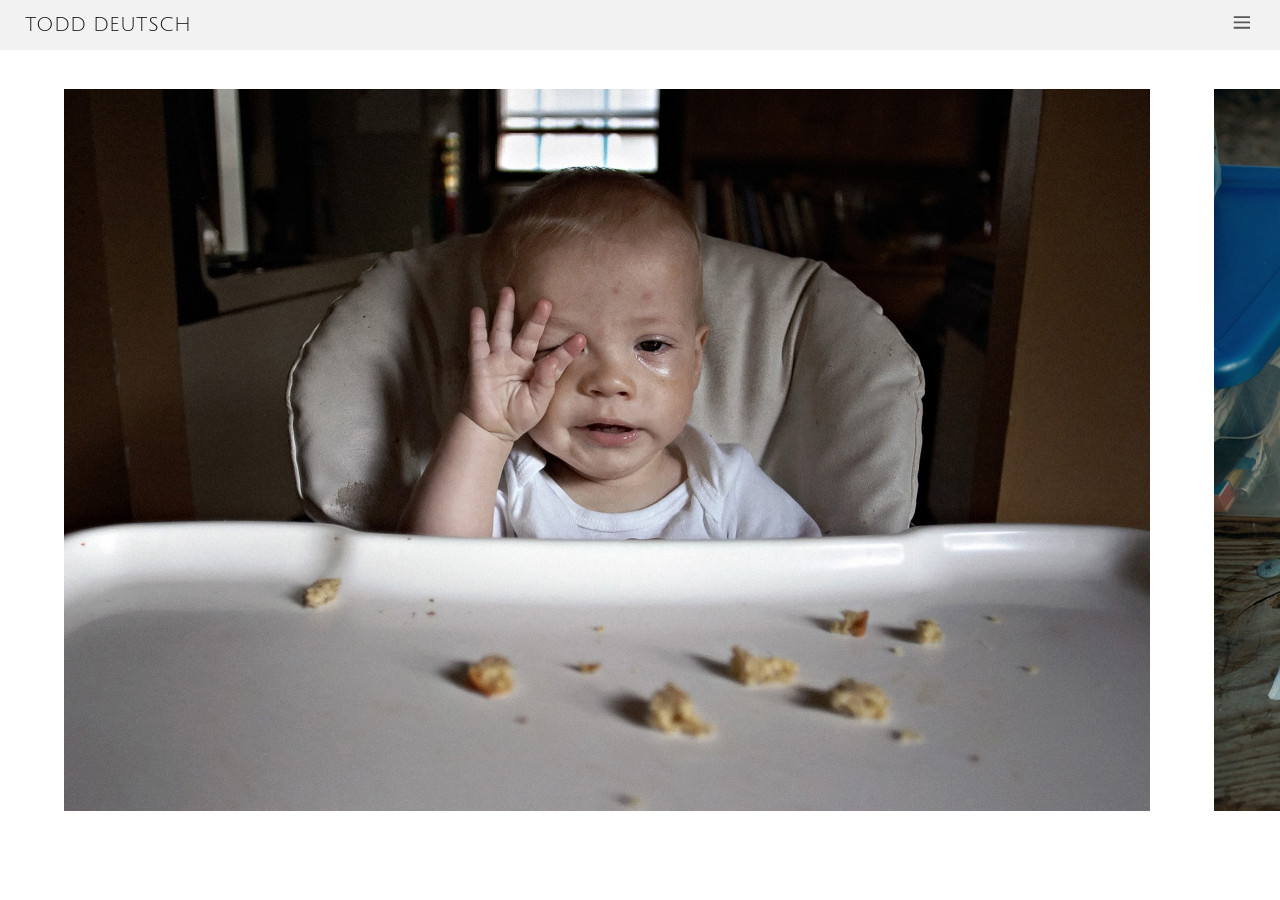
<file: family-drift.html>
<!doctype html>
<html lang="en">
<head>
  <meta charset="utf-8">
  <meta name="viewport" content="width=device-width, initial-scale=1">
  <title>Family Drift — Todd Deutsch</title>
  <link rel="preconnect" href="https://fonts.googleapis.com">
  <link rel="preconnect" href="https://fonts.gstatic.com" crossorigin>
  <link href="https://fonts.googleapis.com/css2?family=Jost:ital,wght@0,200;0,300;0,700;1,300&family=Julius+Sans+One&display=swap" rel="stylesheet">
  <link rel="stylesheet" href="styles.css">
  <script src="menu.js" defer></script>
  <script src="hscroll.js" defer></script>
  <script src="loop.js" defer></script>
  <script src="edges.js" defer></script>
</head>
<body class="h-layout">
  <header class="bar">
    <a class="wordmark" href="index.html">Todd Deutsch</a>
    <button class="menu-btn" type="button" aria-label="Open menu" aria-expanded="false" aria-controls="header-menu">
      <img src="assets/menu-header.svg" width="40" height="40" alt="">
    </button>
    <nav class="menu" id="header-menu" aria-label="Site" hidden>
        <a href="index.html">Home</a>
        <a href="driftless.html">Driftless</a>
        <a href="between-rivers.html">Between rivers</a>
        <a href="gamers.html">gamers</a>
        <a href="family-drift.html" aria-current="page">Family drift</a>
        <a href="related-ideas.html">related ideas</a>
        <a href="about.html">about</a>
    </nav>
  </header>

  <main class="gallery" tabindex="0" aria-label="Gallery" style="--plate-bg: #fff; --statement-bg: #fff; --band-bg: #b0bdb6; --title-color: #000;">
    <img class="plate photo" src="assets/family-drift/070104v2b-x7.jpg" width="2000" height="1329" style="--ar: 2000 / 1329" alt="Family Drift, photograph 1" loading="lazy" decoding="async">
    <img class="plate photo" src="assets/family-drift/072707-_mg_3269-x7.jpg" width="2000" height="1332" style="--ar: 2000 / 1332" alt="Family Drift, photograph 2" loading="lazy" decoding="async">
    <img class="plate photo" src="assets/family-drift/090905-6535b-x7.jpg" width="1333" height="2000" style="--ar: 1333 / 2000" alt="Family Drift, photograph 3" loading="lazy" decoding="async">
    <img class="plate photo" src="assets/family-drift/011108-0629x18cr.jpg" width="2000" height="1491" style="--ar: 2000 / 1491" alt="Family Drift, photograph 4" loading="lazy" decoding="async">
    <img class="plate photo" src="assets/family-drift/062107-00873-cr-x7.jpg" width="1335" height="2000" style="--ar: 1335 / 2000" alt="Family Drift, photograph 5" loading="lazy" decoding="async">
    <img class="plate photo" src="assets/family-drift/061904v2d-x7.jpg" width="2000" height="1339" style="--ar: 2000 / 1339" alt="Family Drift, photograph 6" loading="lazy" decoding="async">
    <img class="plate photo" src="assets/family-drift/122506-1709b-x7.jpg" width="2000" height="1332" style="--ar: 2000 / 1332" alt="Family Drift, photograph 7" loading="lazy" decoding="async">
    <img class="plate photo" src="assets/family-drift/072405-3515-x7.jpg" width="2000" height="1331" style="--ar: 2000 / 1331" alt="Family Drift, photograph 8" loading="lazy" decoding="async">
    <img class="plate photo" src="assets/family-drift/032407-2454-x7.jpg" width="2000" height="1335" style="--ar: 2000 / 1335" alt="Family Drift, photograph 9" loading="lazy" decoding="async">
    <img class="plate photo" src="assets/family-drift/062407-_mg_3053-x7.jpg" width="2000" height="1331" style="--ar: 2000 / 1331" alt="Family Drift, photograph 10" loading="lazy" decoding="async">
    <img class="plate photo" src="assets/family-drift/071907-_mg_3119-x7.jpg" width="2000" height="1325" style="--ar: 2000 / 1325" alt="Family Drift, photograph 11" loading="lazy" decoding="async">
    <img class="plate photo" src="assets/family-drift/080204v3-x14.jpg" width="2000" height="1329" style="--ar: 2000 / 1329" alt="Family Drift, photograph 12" loading="lazy" decoding="async">
    <img class="plate photo" src="assets/family-drift/032407-2474v2-x7.jpg" width="1327" height="2000" style="--ar: 1327 / 2000" alt="Family Drift, photograph 13" loading="lazy" decoding="async">
    <img class="plate photo" src="assets/family-drift/122706-1750-rtb-x7.jpg" width="1321" height="2000" style="--ar: 1321 / 2000" alt="Family Drift, photograph 14" loading="lazy" decoding="async">
    <img class="plate photo" src="assets/family-drift/061208-0413c-x14.jpg" width="2000" height="1338" style="--ar: 2000 / 1338" alt="Family Drift, photograph 15" loading="lazy" decoding="async">
    <img class="plate photo" src="assets/family-drift/072807-3340-x7.jpg" width="1321" height="2000" style="--ar: 1321 / 2000" alt="Family Drift, photograph 16" loading="lazy" decoding="async">
    <img class="plate photo" src="assets/family-drift/070304v2-x7.jpg" width="2000" height="1334" style="--ar: 2000 / 1334" alt="Family Drift, photograph 17" loading="lazy" decoding="async">
    <img class="plate photo" src="assets/family-drift/071704v2b-x7.jpg" width="2000" height="1335" style="--ar: 2000 / 1335" alt="Family Drift, photograph 18" loading="lazy" decoding="async">
    <img class="plate photo" src="assets/family-drift/032304v2b-x7.jpg" width="2000" height="1329" style="--ar: 2000 / 1329" alt="Family Drift, photograph 19" loading="lazy" decoding="async">
    <img class="plate photo" src="assets/family-drift/011407-1790v2-x7.jpg" width="1328" height="2000" style="--ar: 1328 / 2000" alt="Family Drift, photograph 20" loading="lazy" decoding="async">
    <img class="plate photo" src="assets/family-drift/040107-00018-rt-crcx7.jpg" width="1326" height="2000" style="--ar: 1326 / 2000" alt="Family Drift, photograph 21" loading="lazy" decoding="async">
    <img class="plate photo" src="assets/family-drift/072904v2-x7.jpg" width="2000" height="1331" style="--ar: 2000 / 1331" alt="Family Drift, photograph 22" loading="lazy" decoding="async">

    <section class="plate statement">
      <h1 class="statement-band"><span class="title">Family Drift</span></h1>
      <div class="statement-text">
        <p>I started making photographs of my family shortly before my first son was born in 1997. The pictures became a way to maintain an even keel in the midst of rapid change. We now have three boys and are awaiting a fourth. As they grow older the desire for assurance that everything will fall into place is undermined by the reality that no such certainty exists. There is no single destination, only perpetual movement. Being a father, as it turns out, is a process of constant adjustment and evaluation. I find myself being carried along by the current rather than heading deliberately and confidently forward. I am chasing the family drift with the hope that knowing where we have been will provide insight into where we are going.</p>
        <p class="new-stanza">My great- grandparents recorded milestone events in a family bible. Birth, baptism, marriage, and death created a simple and reliable narrative path describing our family history. These records are now kept in photo albums. Although the format has a less religious overtone, the element of ritual remains intact. Yearly school photographs, along with snapshots of birthdays, holidays, and vacations make up the bulk of these obviously selective, routine histories. They describe an optimistically simple and peaceful version of family life; one in which change is predictable and effortless. But what is left is a broad outline that ignores the complexity and richness of the life it is meant to recall. The reality, of course, is that it has never been as peaceful (or organized as efficiently) as the photographs might suggest. Chasing the Family Drift is a way of staying mindful of the time spent in the gaps.</p>
        <p class="statement-art"><img src="assets/family-drift/oscar-drawing.jpg" width="600" height="509" alt="Child’s drawing of five stick figures"></p>
      </div>
    </section>
  </main>

  <footer class="bar">
    <a class="wordmark" href="index.html">Todd Deutsch</a>
    <button class="menu-btn" type="button" aria-label="Open menu" aria-expanded="false" aria-controls="footer-menu">
      <img src="assets/menu-header.svg" width="40" height="40" alt="">
    </button>
    <nav class="menu" id="footer-menu" aria-label="Site" hidden>
        <a href="index.html">Home</a>
        <a href="driftless.html">Driftless</a>
        <a href="between-rivers.html">Between rivers</a>
        <a href="gamers.html">gamers</a>
        <a href="family-drift.html" aria-current="page">Family drift</a>
        <a href="related-ideas.html">related ideas</a>
        <a href="about.html">about</a>
    </nav>
  </footer>
</body>
</html>
</file>
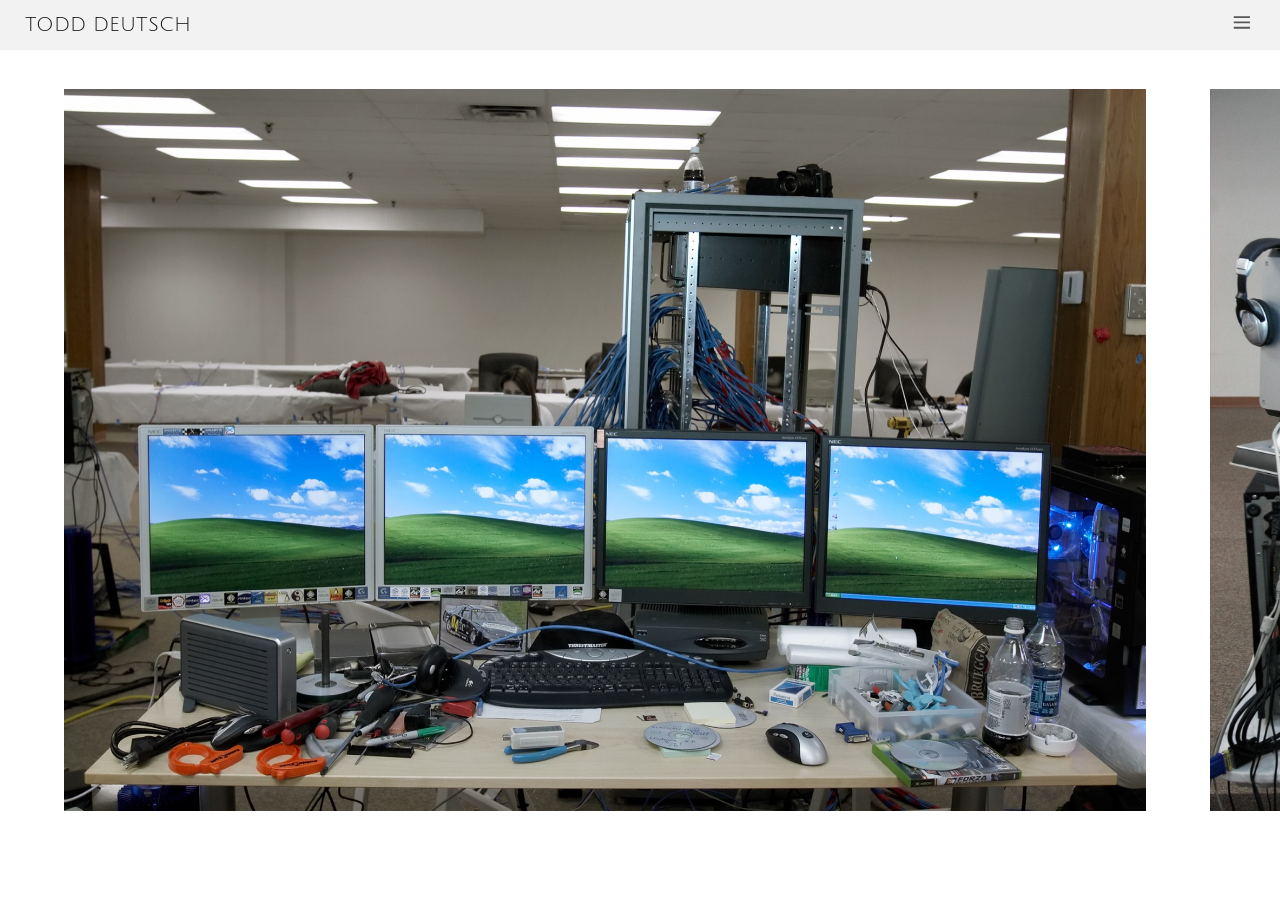
<file: gamers.html>
<!doctype html>
<html lang="en">
<head>
  <meta charset="utf-8">
  <meta name="viewport" content="width=device-width, initial-scale=1">
  <title>Gamers — Todd Deutsch</title>
  <link rel="preconnect" href="https://fonts.googleapis.com">
  <link rel="preconnect" href="https://fonts.gstatic.com" crossorigin>
  <link href="https://fonts.googleapis.com/css2?family=Jost:ital,wght@0,200;0,300;0,700;1,300&family=Julius+Sans+One&display=swap" rel="stylesheet">
  <link rel="stylesheet" href="styles.css">
  <script src="menu.js" defer></script>
  <script src="hscroll.js" defer></script>
  <script src="loop.js" defer></script>
  <script src="edges.js" defer></script>
</head>
<body class="h-layout">
  <header class="bar">
    <a class="wordmark" href="index.html">Todd Deutsch</a>
    <button class="menu-btn" type="button" aria-label="Open menu" aria-expanded="false" aria-controls="header-menu">
      <img src="assets/menu-header.svg" width="40" height="40" alt="">
    </button>
    <nav class="menu" id="header-menu" aria-label="Site" hidden>
        <a href="index.html">Home</a>
        <a href="driftless.html">Driftless</a>
        <a href="between-rivers.html">Between rivers</a>
        <a href="gamers.html" aria-current="page">gamers</a>
        <a href="family-drift.html">Family drift</a>
        <a href="related-ideas.html">related ideas</a>
        <a href="about.html">about</a>
    </nav>
  </header>

  <main class="gallery" tabindex="0" aria-label="Gallery" style="--plate-bg: #717171; --statement-bg: #fff; --band-bg: #38373d; --title-color: #fff;">
    <img class="plate photo" src="assets/gamers/110505-8077v3.jpg" width="2000" height="1334" style="--ar: 2000 / 1334" alt="Gamers, photograph 1" loading="lazy" decoding="async">
    <img class="plate photo" src="assets/gamers/110505-8073v2.jpg" width="1336" height="2000" style="--ar: 1336 / 2000" alt="Gamers, photograph 2" loading="lazy" decoding="async">
    <img class="plate photo" src="assets/gamers/031206-8945v3.jpg" width="1330" height="2000" style="--ar: 1330 / 2000" alt="Gamers, photograph 3" loading="lazy" decoding="async">
    <img class="plate photo" src="assets/gamers/081906-0437.jpg" width="2000" height="1330" style="--ar: 2000 / 1330" alt="Gamers, photograph 4" loading="lazy" decoding="async">
    <img class="plate photo" src="assets/gamers/082006-0469.jpg" width="2000" height="1334" style="--ar: 2000 / 1334" alt="Gamers, photograph 5" loading="lazy" decoding="async">
    <img class="plate photo" src="assets/gamers/110405-7896v3.jpg" width="2000" height="1331" style="--ar: 2000 / 1331" alt="Gamers, photograph 6" loading="lazy" decoding="async">
    <img class="plate photo" src="assets/gamers/031006-0100-v3.jpg" width="2000" height="1330" style="--ar: 2000 / 1330" alt="Gamers, photograph 7" loading="lazy" decoding="async">
    <img class="plate photo" src="assets/gamers/111205-8341-v2.jpg" width="2000" height="1329" style="--ar: 2000 / 1329" alt="Gamers, photograph 8" loading="lazy" decoding="async">
    <img class="plate photo" src="assets/gamers/120205-8568.jpg" width="1331" height="2000" style="--ar: 1331 / 2000" alt="Gamers, photograph 9" loading="lazy" decoding="async">
    <img class="plate photo" src="assets/gamers/120305-8764.jpg" width="2000" height="1331" style="--ar: 2000 / 1331" alt="Gamers, photograph 10" loading="lazy" decoding="async">
    <img class="plate photo" src="assets/gamers/120305-8694v4.jpg" width="2000" height="1329" style="--ar: 2000 / 1329" alt="Gamers, photograph 11" loading="lazy" decoding="async">
    <img class="plate photo" src="assets/gamers/092405-7115.jpg" width="2000" height="1331" style="--ar: 2000 / 1331" alt="Gamers, photograph 12" loading="lazy" decoding="async">
    <img class="plate photo" src="assets/gamers/092405-7025v5.jpg" width="1331" height="2000" style="--ar: 1331 / 2000" alt="Gamers, photograph 13" loading="lazy" decoding="async">
    <img class="plate photo" src="assets/gamers/031006-0118-v3.jpg" width="1329" height="2000" style="--ar: 1329 / 2000" alt="Gamers, photograph 14" loading="lazy" decoding="async">
    <img class="plate photo" src="assets/gamers/082006-0448.jpg" width="2000" height="1334" style="--ar: 2000 / 1334" alt="Gamers, photograph 15" loading="lazy" decoding="async">
    <img class="plate photo" src="assets/gamers/010806-9478v2.jpg" width="2000" height="1334" style="--ar: 2000 / 1334" alt="Gamers, photograph 16" loading="lazy" decoding="async">
    <img class="plate photo" src="assets/gamers/111205-8369-v8.jpg" width="1334" height="2000" style="--ar: 1334 / 2000" alt="Gamers, photograph 17" loading="lazy" decoding="async">
    <img class="plate photo" src="assets/gamers/120305-8685.jpg" width="2000" height="1331" style="--ar: 2000 / 1331" alt="Gamers, photograph 18" loading="lazy" decoding="async">
    <img class="plate photo" src="assets/gamers/110505-8231-v3.jpg" width="2000" height="1331" style="--ar: 2000 / 1331" alt="Gamers, photograph 19" loading="lazy" decoding="async">

    <section class="plate statement">
      <h1 class="statement-band"><span class="title">Gamers</span></h1>
      <div class="statement-text">
        <p>The photographs in Gamers were made at Local Area Network (LAN) parties in suburban Minneapolis and St. Paul. Avid gamers take over empty storefronts and set up temporary networks for head- to- head gaming. Players bring their computers, sleeping bags, and enough caffeine to survive two days of nonstop video combat.</p>
        <p class="footnote"><small>* This work was supported in part by a fellowship from the University of Minnesota/ McKnight Foundation Artist Fellowship for Photographers Program, with funds made available by The McKnight Foundation.</small></p>
      </div>
    </section>
  </main>

  <footer class="bar">
    <a class="wordmark" href="index.html">Todd Deutsch</a>
    <button class="menu-btn" type="button" aria-label="Open menu" aria-expanded="false" aria-controls="footer-menu">
      <img src="assets/menu-header.svg" width="40" height="40" alt="">
    </button>
    <nav class="menu" id="footer-menu" aria-label="Site" hidden>
        <a href="index.html">Home</a>
        <a href="driftless.html">Driftless</a>
        <a href="between-rivers.html">Between rivers</a>
        <a href="gamers.html" aria-current="page">gamers</a>
        <a href="family-drift.html">Family drift</a>
        <a href="related-ideas.html">related ideas</a>
        <a href="about.html">about</a>
    </nav>
  </footer>
</body>
</html>
</file>
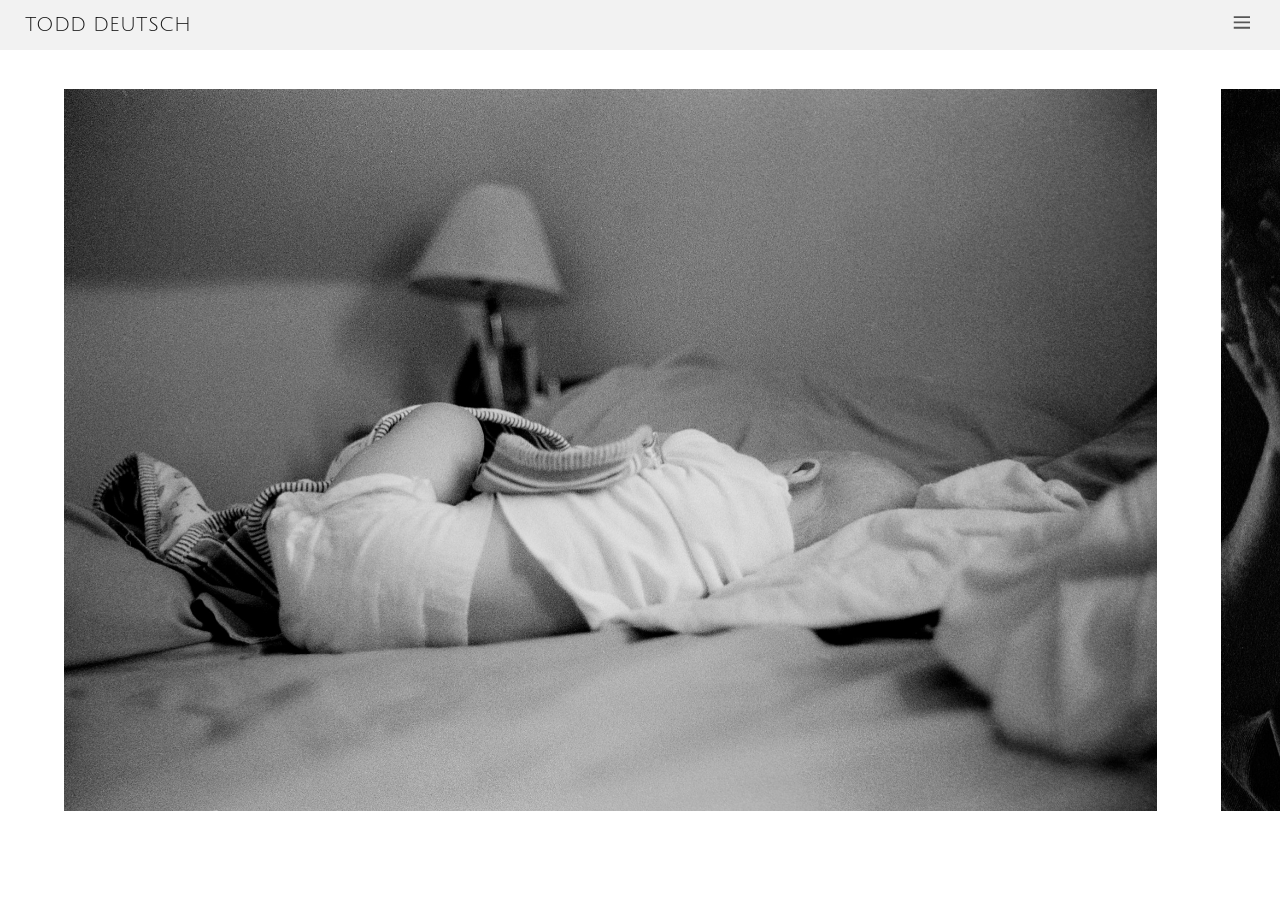
<file: related-ideas.html>
<!doctype html>
<html lang="en">
<head>
  <meta charset="utf-8">
  <meta name="viewport" content="width=device-width, initial-scale=1">
  <title>Related Ideas — Todd Deutsch</title>
  <link rel="preconnect" href="https://fonts.googleapis.com">
  <link rel="preconnect" href="https://fonts.gstatic.com" crossorigin>
  <link href="https://fonts.googleapis.com/css2?family=Jost:ital,wght@0,200;0,300;0,700;1,300&family=Julius+Sans+One&display=swap" rel="stylesheet">
  <link rel="stylesheet" href="styles.css">
  <script src="menu.js" defer></script>
  <script src="hscroll.js" defer></script>
  <script src="loop.js" defer></script>
  <script src="edges.js" defer></script>
</head>
<body class="h-layout">
  <header class="bar">
    <a class="wordmark" href="index.html">Todd Deutsch</a>
    <button class="menu-btn" type="button" aria-label="Open menu" aria-expanded="false" aria-controls="header-menu">
      <img src="assets/menu-header.svg" width="40" height="40" alt="">
    </button>
    <nav class="menu" id="header-menu" aria-label="Site" hidden>
        <a href="index.html">Home</a>
        <a href="driftless.html">Driftless</a>
        <a href="between-rivers.html">Between rivers</a>
        <a href="gamers.html">gamers</a>
        <a href="family-drift.html">Family drift</a>
        <a href="related-ideas.html" aria-current="page">related ideas</a>
        <a href="about.html">about</a>
    </nav>
  </header>

  <main class="gallery" tabindex="0" aria-label="Gallery" style="--plate-bg: #7d7564; --statement-bg: #fff; --band-bg: #39352f; --title-color: #fff; --statement-weight: 700;">
    <img class="plate photo" src="assets/related-ideas/b01-22b-final.jpg" width="2000" height="1322" style="--ar: 2000 / 1322" alt="Related Ideas, photograph 1" loading="lazy" decoding="async">
    <img class="plate photo" src="assets/related-ideas/06-21-00-final.jpg" width="2000" height="1333" style="--ar: 2000 / 1333" alt="Related Ideas, photograph 2" loading="lazy" decoding="async">
    <img class="plate photo" src="assets/related-ideas/02-09-00-final.jpg" width="2000" height="1330" style="--ar: 2000 / 1330" alt="Related Ideas, photograph 3" loading="lazy" decoding="async">
    <img class="plate photo" src="assets/related-ideas/08-09-00-final.jpg" width="2000" height="1331" style="--ar: 2000 / 1331" alt="Related Ideas, photograph 4" loading="lazy" decoding="async">
    <img class="plate photo" src="assets/related-ideas/03-01-00-final.jpg" width="2000" height="1331" style="--ar: 2000 / 1331" alt="Related Ideas, photograph 5" loading="lazy" decoding="async">
    <img class="plate photo" src="assets/related-ideas/03-08-00-final.jpg" width="2000" height="1321" style="--ar: 2000 / 1321" alt="Related Ideas, photograph 6" loading="lazy" decoding="async">
    <img class="plate photo" src="assets/related-ideas/c10-32-final.jpg" width="2000" height="1344" style="--ar: 2000 / 1344" alt="Related Ideas, photograph 7" loading="lazy" decoding="async">
    <img class="plate photo" src="assets/related-ideas/c39-33-final.jpg" width="2000" height="1330" style="--ar: 2000 / 1330" alt="Related Ideas, photograph 8" loading="lazy" decoding="async">
    <img class="plate photo" src="assets/related-ideas/d35-03-final.jpg" width="2000" height="1325" style="--ar: 2000 / 1325" alt="Related Ideas, photograph 9" loading="lazy" decoding="async">
    <img class="plate photo" src="assets/related-ideas/b12-10-final.jpg" width="2000" height="1321" style="--ar: 2000 / 1321" alt="Related Ideas, photograph 10" loading="lazy" decoding="async">
    <img class="plate photo" src="assets/related-ideas/e01-36-final.jpg" width="2000" height="1340" style="--ar: 2000 / 1340" alt="Related Ideas, photograph 11" loading="lazy" decoding="async">
    <img class="plate photo" src="assets/related-ideas/b19-17-final.jpg" width="2000" height="1299" style="--ar: 2000 / 1299" alt="Related Ideas, photograph 12" loading="lazy" decoding="async">
    <img class="plate photo" src="assets/related-ideas/f21-28-final.jpg" width="2000" height="1347" style="--ar: 2000 / 1347" alt="Related Ideas, photograph 13" loading="lazy" decoding="async">
    <img class="plate photo" src="assets/related-ideas/g05-33-final.jpg" width="2000" height="1331" style="--ar: 2000 / 1331" alt="Related Ideas, photograph 14" loading="lazy" decoding="async">

    <section class="plate statement">
      <h1 class="statement-band"><span class="title">Related Ideas</span></h1>
    </section>
  </main>

  <footer class="bar">
    <a class="wordmark" href="index.html">Todd Deutsch</a>
    <button class="menu-btn" type="button" aria-label="Open menu" aria-expanded="false" aria-controls="footer-menu">
      <img src="assets/menu-header.svg" width="40" height="40" alt="">
    </button>
    <nav class="menu" id="footer-menu" aria-label="Site" hidden>
        <a href="index.html">Home</a>
        <a href="driftless.html">Driftless</a>
        <a href="between-rivers.html">Between rivers</a>
        <a href="gamers.html">gamers</a>
        <a href="family-drift.html">Family drift</a>
        <a href="related-ideas.html" aria-current="page">related ideas</a>
        <a href="about.html">about</a>
    </nav>
  </footer>
</body>
</html>
</file>
<file: styles.css>
:root {
  /* One design pixel from the 1433px Figma frame. Everything is sized in
     multiples of --u so the whole page scales together below 1433px. */
  --u: min(1px, 100vw / 1433);
  /* header/footer scale with width but stop at 50px tall (80 × 0.625) */
  --bar-u: min(0.625px, 100vw / 1433);
  --page-width: calc(1433 * var(--u));
  --ink: #161616;
  --bar-bg: rgba(0, 0, 0, 0.05);
  --placeholder: #e5e5e5;
  --gap: calc(72 * var(--u));
  /* drawn ‹ › cursors (black with a white edge) wherever a click steps back or on */
  --prev-cursor: url("data:image/svg+xml,%3Csvg xmlns='http://www.w3.org/2000/svg' width='24' height='24'%3E%3Cpath d='M15 4l-8 8 8 8' fill='none' stroke='%23fff' stroke-width='5' stroke-linecap='round' stroke-linejoin='round'/%3E%3Cpath d='M15 4l-8 8 8 8' fill='none' stroke='%23000' stroke-width='2' stroke-linecap='round' stroke-linejoin='round'/%3E%3C/svg%3E") 12 12, w-resize;
  --next-cursor: url("data:image/svg+xml,%3Csvg xmlns='http://www.w3.org/2000/svg' width='24' height='24'%3E%3Cpath d='M9 4l8 8-8 8' fill='none' stroke='%23fff' stroke-width='5' stroke-linecap='round' stroke-linejoin='round'/%3E%3Cpath d='M9 4l8 8-8 8' fill='none' stroke='%23000' stroke-width='2' stroke-linecap='round' stroke-linejoin='round'/%3E%3C/svg%3E") 12 12, e-resize;
  /* black × with a white edge: wherever a click closes or leaves */
  --close-cursor: url("data:image/svg+xml,%3Csvg xmlns='http://www.w3.org/2000/svg' width='24' height='24'%3E%3Cpath d='M6 6l12 12M18 6L6 18' stroke='%23fff' stroke-width='5' stroke-linecap='round'/%3E%3Cpath d='M6 6l12 12M18 6L6 18' stroke='%23000' stroke-width='2' stroke-linecap='round'/%3E%3C/svg%3E") 12 12, pointer;
}

*, *::before, *::after { box-sizing: border-box; }

body {
  margin: 0;
  background: #fff;
  color: var(--ink);
}

/* Header / footer */
.bar {
  display: flex;
  align-items: center;
  justify-content: space-between;
  max-width: var(--page-width);
  margin: 0 auto;
  padding: calc(20 * var(--u)) calc(40 * var(--u));
  background: var(--bar-bg);
  position: relative;
  --u: var(--bar-u); /* everything inside the bar sizes from the bar unit */
}

footer.bar { margin-bottom: calc(150 * var(--u)); }

.wordmark {
  font-family: "Julius Sans One", sans-serif;
  /* floors keep it legible on phones; above ~540px wide it scales strictly */
  font-size: max(12px, calc(32 * var(--u)));
  line-height: max(15px, calc(40 * var(--u)));
  text-transform: uppercase;
  color: var(--ink);
  text-decoration: none;
}

.menu-btn {
  --menu-size: max(24px, calc(40 * var(--u)));
  position: relative;
  display: block;
  width: var(--menu-size);
  padding: 0;
  border: 0;
  background: none;
  cursor: pointer;
}
/* invisible hit area: at least 44px to tap, without changing the layout */
.menu-btn::after {
  content: "";
  position: absolute;
  inset: min(0px, (var(--menu-size) - 44px) / 2);
}
.menu-btn img {
  display: block;
  width: 100%;
  height: auto;
}

/* Menu overlay: drops below the header, opens upward from the footer */
.menu {
  position: absolute;
  right: 0;
  top: 100%;
  z-index: 10;
  display: flex;
  flex-direction: column;
  align-items: flex-end;
  gap: max(10px, calc(15 * var(--u)));
  padding: max(14px, calc(20 * var(--u)));
  background: #fff;
  font-family: "Julius Sans One", sans-serif;
  font-size: max(12px, calc(14 * var(--u)));
  text-align: right;
  white-space: nowrap;
}
.menu[hidden] { display: none; }
footer.bar .menu { top: auto; bottom: 100%; }
.menu a { color: #000; text-decoration: none; }
.menu a:hover,
.menu a[aria-current="page"] { text-decoration: underline; text-underline-offset: 0.2em; }

/* Project sections */
.projects {
  display: flex;
  flex-direction: column;
  gap: var(--gap);
  max-width: var(--page-width);
  margin: 0 auto;
}

.project {
  position: relative;
  display: block;
  aspect-ratio: 1433 / 962;
  overflow: hidden;
  background: var(--placeholder);
  text-decoration: none;
}
.project--landing { aspect-ratio: 1433 / 956; }
.project[hidden] { display: none; } /* HIDDEN in build.py */
/* loop.js copies: horizontal layout only */
@media not all and (min-width: 900px) and (orientation: landscape) {
  .copy { display: none !important; }
}

.project img {
  position: absolute;
  inset: 0;
  width: 100%;
  height: 100%;
  object-fit: cover;
}

.band {
  position: absolute;
  left: 0;
  right: 0;
  top: 12.8%; /* same ribbon on every card (was set per card, 10.6–14.4%) */
  height: 21.6%;
  display: flex;
  align-items: center;
  justify-content: center;
  background: var(--band-bg);
}

.title {
  font-family: "Jost", sans-serif;
  font-weight: 200;
  font-size: calc(128 * var(--u));
  letter-spacing: 0.15em;
  text-transform: uppercase;
  white-space: nowrap;
  color: var(--title-color);
  /* offset trailing letter-spacing so the word is optically centered */
  padding-left: 0.15em;
}

/* Gallery pages (driftless.html etc.) */
.gallery {
  display: flex;
  flex-direction: column;
  align-items: center;
  gap: calc(73 * var(--u));
  max-width: var(--page-width);
  margin: calc(73 * var(--u)) auto;
}
.gallery + footer.bar { margin-bottom: 0; }

.plate {
  display: block;
  width: calc(1242 * var(--u));
  aspect-ratio: 1242 / 824;
  background: var(--plate-bg, #d2d2d2);
  object-fit: cover;
}
/* footnote under a statement: three blank lines, then small italic (11 of 14) */
.statement-text .footnote { margin-top: 3lh; }
.statement-text .footnote small {
  font-size: calc(11em / 14);
  font-style: italic;
}

/* drawing centered under a statement (Family Drift: 194 × 165) */
.statement-text .statement-art {
  margin-top: 2lh;
  text-align: center;
}
.statement-art img {
  width: max(120px, calc(194 * var(--u)));
  height: auto;
  vertical-align: top;
}

/* photos keep their own shape at full plate width (portraits as wide as landscapes),
   narrowing only so they are never taller than the window (svh: the smallest
   mobile viewport, so a photo still fits with the browser toolbars showing) */
.photo {
  width: min(calc(1242 * var(--u)), calc(100svh * var(--ar)));
  height: auto; /* ignore the height attribute; aspect-ratio sets it */
  aspect-ratio: var(--ar);
  background: none;
  object-fit: contain;
}

/* grows taller than the plate when the text floor kicks in on small screens */
.statement {
  display: flex;
  flex-direction: column;
  background: var(--statement-bg, var(--plate-bg, #d2d2d2));
}
/* no statement text yet: the card is just its title ribbon, so the next
   photo follows at the usual gap */
.statement:not(:has(.statement-text)) { aspect-ratio: auto; }
.statement-band {
  display: flex;
  align-items: center;
  justify-content: center;
  height: calc(208 * var(--u));
  margin: 0;
  background: var(--band-bg);
  font-size: inherit;
  font-weight: inherit;
}
.statement-text {
  /* the space under the text matches the space at the sides */
  padding: calc(33 * var(--u)) calc(97 * var(--u)) calc(97 * var(--u));
  font-family: "Jost", sans-serif;
  font-size: max(14px, calc(18 * var(--u)));
  font-weight: var(--statement-weight, 300);
  color: #000;
}
.statement-text p,
.about p { margin: 0; }
p.new-stanza { margin-top: 1lh; } /* p. so it beats the margin reset above */

/* About page: the bio and contact line, centred as one block between header
   and footer (auto margins rather than justify-content, so text taller than
   the window still starts at the top instead of being cut off) */
body:has(> .about) { /* header, about and footer fill the window exactly */
  display: flex;
  flex-direction: column;
  min-height: 100svh;
}
body:has(> .about) > * { width: 100%; }
.about {
  flex: 1 0 auto;
  display: flex;
  flex-direction: column;
  align-items: center;
  max-width: var(--page-width);
  margin: 0 auto;
  padding: max(24px, calc(80 * var(--u))) max(16px, calc(97 * var(--u)));
  /* same text style as the gallery statements: Jost Light 18 */
  font-family: "Jost", sans-serif;
  font-size: max(14px, calc(18 * var(--u)));
  font-weight: 300;
  color: #000;
}
.about-bio, .about-notes { width: min(100%, max(600px, calc(1045 * var(--u)))); }
.about-bio { margin-top: auto; }
.about-notes { margin: 1lh 0 auto; }
.about a { color: inherit; text-underline-offset: 0.2em; }
.about + footer.bar { margin-bottom: 0; }

/* Horizontal layout (every page has <body class="h-layout">): on landscape
   screens 900px+ wide, <main> becomes one row that scrolls sideways under the
   header and the footer is hidden. Narrower or portrait screens keep the
   vertical stacks above. Inside <main>, --u is re-based on screen height so
   each page keeps its Figma proportions at whatever height is available. */
:root { --bar-h: calc(80 * var(--bar-u)); }

@media (min-width: 900px) and (orientation: landscape) {
  body.h-layout {
    display: flex;
    flex-direction: column;
    height: 100dvh;
    overflow: hidden;
  }
  body.h-layout > header.bar { width: 100%; max-width: none; flex: none; } /* full window width */
  body.h-layout > footer.bar { display: none; }
  body.h-layout > main {
    flex: 1;
    min-height: 0;
    width: 100%;
    max-width: none;
    margin: 0;
    overflow-x: auto;
    overflow-y: hidden;
    overscroll-behavior-x: contain;
    cursor: grab; /* the row can be dragged sideways with a mouse (hscroll.js) */
  }
  body.h-layout > main.dragging { cursor: grabbing; user-select: none; }
  body.h-layout > main.dragging a { cursor: grabbing; }
  /* arrows where a click steps the row (edges.js) */
  body.h-layout > main.edge-next, body.h-layout > main.edge-next * { cursor: var(--next-cursor) !important; }
  body.h-layout > main.edge-prev, body.h-layout > main.edge-prev * { cursor: var(--prev-cursor) !important; }
  body.h-layout > main.edge-close, body.h-layout > main.edge-close * { cursor: var(--close-cursor) !important; }
  /* rows that loop (loop.js) have no ends, so no scrollbar */
  body.h-layout > main.loops { scrollbar-width: none; }
  body.h-layout > main.loops::-webkit-scrollbar { display: none; }
  .statement-text { user-select: none; } /* dragging the text moves the view (hscroll.js) */

  /* Home: photo sections side by side, with a header-height band below so
     the row sits centred in the window. The centred card is at most 80% of
     the window wide (and 85% of the height under the header), and the gaps
     leave 5% of the cards before and after it in view. The row loops
     (loop.js), so it has no end padding. */
  .projects {
    --u: min(80vw / 1433, (100dvh - 2 * var(--bar-h)) * 0.85 / 962);
    flex-direction: row;
    align-items: center;
    gap: calc((100vw - 1.1 * 1433 * var(--u)) / 2);
    padding: 0 0 var(--bar-h);
  }
  .project {
    flex: none;
    height: calc(962 * var(--u));
  }

  /* Galleries: plates (824 of the 970 under the header) are centred in the
     whole window, not just the area under the header (a header-height band
     below balances the header), but never tuck under it ("safe") */
  .gallery {
    /* plates fill the height, but a plate (1242) plus a 73 gap each side
       always fits the window width */
    --u: min((100dvh - var(--bar-h)) / 970, 100vw / 1388);
    flex-direction: row;
    align-items: safe center;
    padding: 0 calc(73 * var(--u)) var(--bar-h);
  }
  .gallery > * { flex: none; }
  /* photos keep their own shape at plate height, so the gap is the same around portraits */
  .gallery .photo {
    width: auto;
    /* photos a little wider than a plate shrink to the window width too */
    height: min(calc(824 * var(--u)), (100vw - 146 * var(--u)) / (var(--ar)));
    aspect-ratio: var(--ar);
  }
  .gallery .statement { height: calc(824 * var(--u)); }
  .gallery .statement-text { flex: 1; min-height: 0; overflow-y: auto; padding-bottom: calc(109 * var(--u)); }
  .gallery .statement-text:has(.statement-art) { padding-bottom: calc(37 * var(--u)); }

  /* About: scaled to the height under the header, with a header-height
     band below so the text is centred in the whole window */
  .about {
    --u: calc((100dvh - var(--bar-h)) / 944);
    min-height: 0;
    padding-bottom: calc(80 * var(--u) + var(--bar-h));
  }
}
</file>
<file: grid.css>
/* Test layout for driftless-grid.html only: on wide landscape screens the
   photos fill a grid three rows high that scrolls sideways, one row at a
   time in page order (build.py gives each photo its --grid-row; "dense" puts
   each one in the first free cell of its row, so every looped copy of the
   set lines up the same way). The three rows
   together are as tall as a single gallery plate (824), so the statement card
   beside them keeps its usual size. Narrower or portrait screens keep the
   normal vertical stack from styles.css. */
@media (min-width: 900px) and (orientation: landscape) {
  .gallery.grid {
    --grid-gap: calc(24 * var(--u));
    --row: calc((824 * var(--u) - 2 * var(--grid-gap)) / 3);
    display: grid;
    grid-auto-flow: column dense;
    grid-template-rows: repeat(3, var(--row));
    grid-auto-columns: max-content;
    gap: var(--grid-gap);
    align-content: safe center;
    justify-content: start;
  }
  .gallery.grid .statement {
    grid-row: 1 / -1;
    height: calc(824 * var(--u));
    margin-left: calc(73 * var(--u) - var(--grid-gap)); /* usual gap before the card */
  }
  /* its left 15% goes back to the photos, its right 15% starts the grid again (grid.js) */
  .gallery.grid .statement.to-photos { cursor: var(--prev-cursor); }
  .gallery.grid .statement.to-start { cursor: var(--next-cursor); }
  .gallery.grid .photo {
    width: auto;
    height: var(--row);
  }
  .gallery.grid .photo,
  .gallery.grid .grid-filler { grid-row: var(--grid-row); }
}
.grid-filler { display: none; } /* only takes up a cell in the grid */
@media (min-width: 900px) and (orientation: landscape) {
  .gallery.grid .grid-filler { display: block; }
}

/* Photo overlay (lightbox.js): every photo in one sideways-scrolling row */
.gallery.grid .photo { cursor: zoom-in; }
.lightbox {
  --m: max(16px, 4vmin); /* margin round each photo, and the gap between them */
  position: fixed;
  inset: 0;
  width: 100%;
  height: 100%;
  max-width: none;
  max-height: none;
  margin: 0;
  padding: 0;
  border: 0;
  background: rgba(255, 255, 255, 0.96);
}
.lightbox::backdrop { background: none; }
.lightbox-row {
  display: flex;
  align-items: center;
  gap: var(--m);
  height: 100%;
  padding: 0 var(--m);
  overflow-x: auto;
  overflow-y: hidden;
  overscroll-behavior: contain;
  container-type: size; /* the photos size to the space left above any scrollbar */
  cursor: grab;
}
/* the background closes the overlay, but only in the top third of the window */
.lightbox-row.closer { cursor: var(--close-cursor); }
/* each photo fits the window, with the margin all round */
.lightbox-row img {
  flex: none;
  width: auto;
  height: min(100cqh - 2 * var(--m), 100cqw / (var(--ar))); /* the row padding is the side margin */
  aspect-ratio: var(--ar);
  cursor: grab;
  user-select: none;
}
.lightbox-row.dragging,
.lightbox-row.dragging img { cursor: grabbing; }
/* left and right thirds of a photo step to the previous and next one */
.lightbox-row img.prev { cursor: var(--prev-cursor); }
.lightbox-row img.next { cursor: var(--next-cursor); }
/* so does the top-right corner of a photo */
.lightbox-row img.closer { cursor: var(--close-cursor); }
</file>
